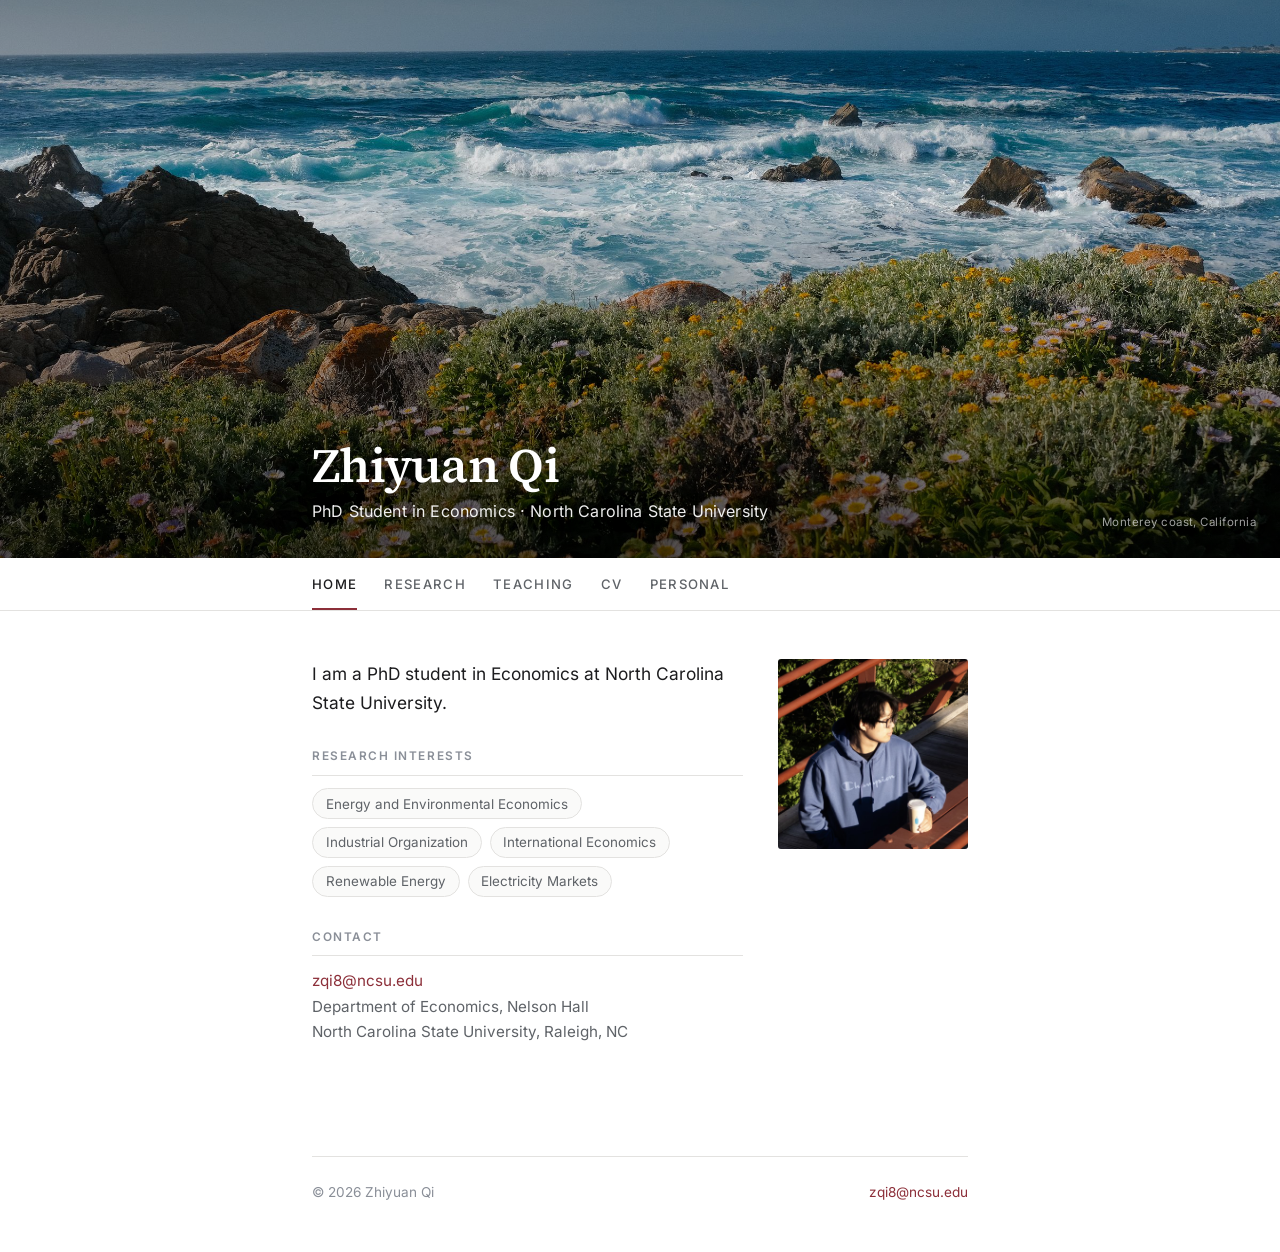
<file: index.html>
<!DOCTYPE html>
<html lang="en">
<head>
<meta charset="utf-8">
<meta name="viewport" content="width=device-width, initial-scale=1">
<title>Zhiyuan Qi</title>
<meta name="description" content="Zhiyuan Qi — PhD student in Economics at North Carolina State University. Energy and environmental economics, industrial organization, international economics.">
<link rel="stylesheet" href="assets/css/style.css">
<link rel="icon" href="data:image/svg+xml,<svg xmlns='http://www.w3.org/2000/svg' viewBox='0 0 100 100'><text y='.9em' font-size='90' font-family='Georgia,serif'>Q</text></svg>">
</head>
<body>

<!-- ============================================================
     HERO 大图：assets/img/hero.jpg（photo/background 里那张）
     所有页面顶部都用这一张。换照片：用新照片覆盖 assets/img/hero.jpg
     （横构图，宽 2000 像素左右）。取景偏上 / 偏下在 style.css 里改 --hero-y。
     想多张轮播：在下面多加几行 <img>，会每 7 秒自动淡入淡出。
     ============================================================ -->
<header class="hero">
  <div class="hero-media" id="heroMedia">
    <img src="assets/img/hero.jpg" alt="">
  </div>

  <div class="hero-inner wrap">
    <h1 class="site-title">Zhiyuan Qi</h1>
    <p class="site-subtitle">PhD Student in Economics &middot; North Carolina State University</p>
  </div>

  <!-- 右下角：照片拍摄地点 -->
  <p class="hero-credit">Monterey coast, California</p>
</header>

<nav class="navbar">
  <div class="wrap">
    <ul class="nav">
      <li><a href="index.html" class="active">Home</a></li>
      <li><a href="research.html">Research</a></li>
      <li><a href="teaching.html">Teaching</a></li>
      <li><a href="cv.html">CV</a></li>
      <li><a href="personal.html">Personal</a></li>
    </ul>
  </div>
</nav>

<main class="wrap">

  <section class="intro">
    <div class="intro-text">
      <!-- ▼ 首页只放三样：在哪里、研究方向、怎么联系 ▼ -->
      <p class="lead">I am a PhD student in Economics at North Carolina State University.</p>

      <h2 class="label">Research Interests</h2>
      <!-- 加一个方向就复制一行 <li>，删一个就删掉那一行 -->
      <ul class="keywords">
        <li>Energy and Environmental Economics</li>
        <li>Industrial Organization</li>
        <li>International Economics</li>
        <li>Renewable Energy</li>
        <li>Electricity Markets</li>
      </ul>

      <h2 class="label">Contact</h2>
      <p class="contact">
        <a href="mailto:zqi8@ncsu.edu">zqi8@ncsu.edu</a><br>
        Department of Economics, Nelson Hall<br>
        North Carolina State University, Raleigh, NC
      </p>
      <!-- ▲ 首页内容结束 ▲ -->
    </div>

    <!-- 头像：assets/img/portrait.jpg（正方形最好） -->
    <div class="portrait">
      <img src="assets/img/portrait.jpg" alt="Zhiyuan Qi">
    </div>
  </section>

</main>

<footer class="site-footer wrap">
  <span>&copy; 2026 Zhiyuan Qi</span>
  <span><a href="mailto:zqi8@ncsu.edu">zqi8@ncsu.edu</a></span>
</footer>

<script>
/* Hero 轮播：有两张以上照片时每 7 秒淡入下一张；只有一张时不启用。 */
(function () {
  var box = document.getElementById('heroMedia');
  if (!box) return;
  var shots = box.querySelectorAll('img');
  if (shots.length < 2) return;
  /* 系统开了"减弱动态效果"就不轮播，只显示第一张 */
  if (window.matchMedia &&
      window.matchMedia('(prefers-reduced-motion: reduce)').matches) return;

  box.classList.add('js-ready');
  var i = 0;
  shots[0].classList.add('is-active');

  setInterval(function () {
    shots[i].classList.remove('is-active');
    i = (i + 1) % shots.length;
    shots[i].classList.add('is-active');
  }, 7000);
})();
</script>

</body>
</html>
</file>
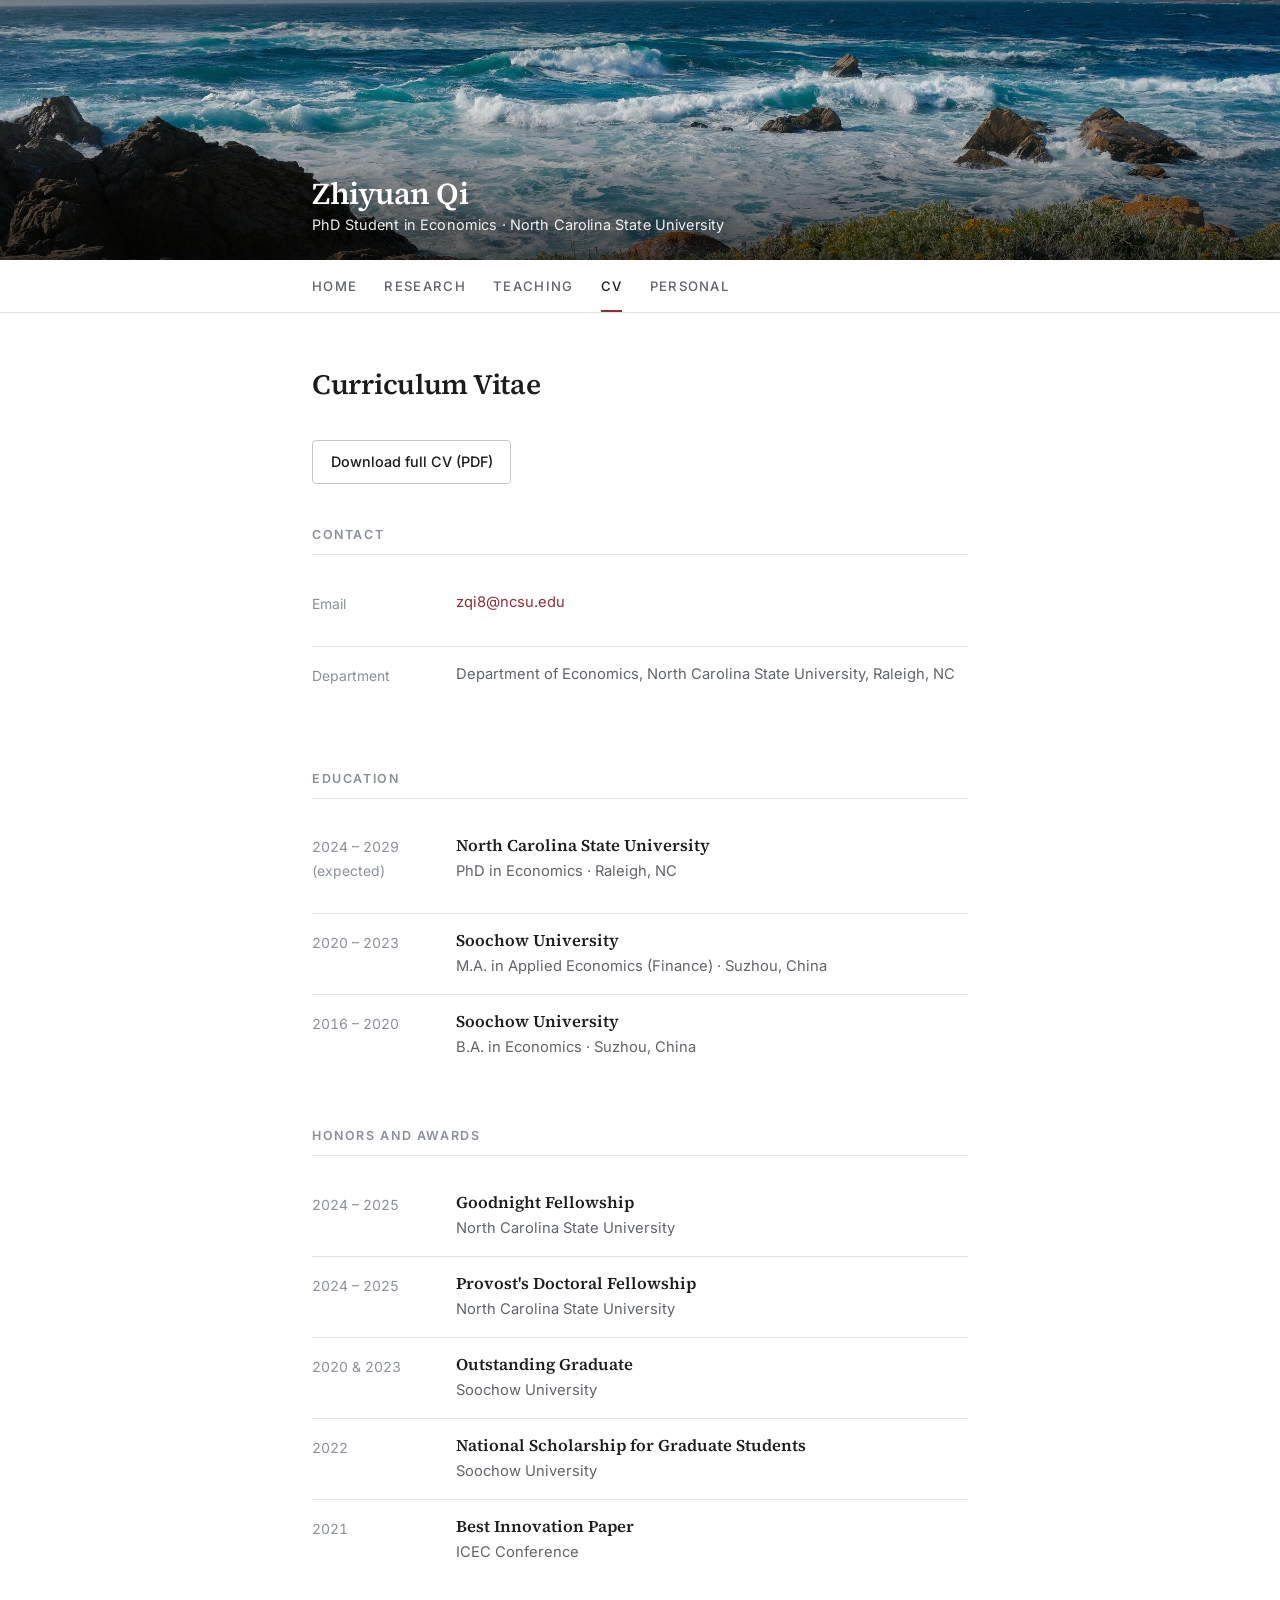
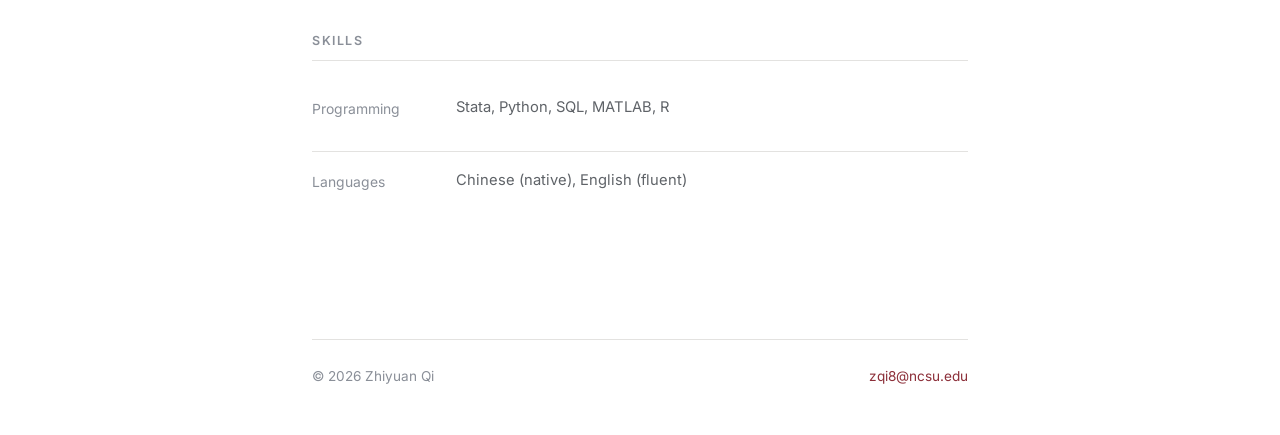
<file: cv.html>
<!DOCTYPE html>
<html lang="en">
<head>
<meta charset="utf-8">
<meta name="viewport" content="width=device-width, initial-scale=1">
<title>CV &middot; Zhiyuan Qi</title>
<meta name="description" content="Curriculum vitae of Zhiyuan Qi — PhD student in Economics, North Carolina State University.">
<link rel="stylesheet" href="assets/css/style.css">
<link rel="icon" href="data:image/svg+xml,<svg xmlns='http://www.w3.org/2000/svg' viewBox='0 0 100 100'><text y='.9em' font-size='90' font-family='Georgia,serif'>Q</text></svg>">
</head>
<body>

<header class="hero hero--slim">
  <div class="hero-media">
    <img src="assets/img/hero.jpg" alt="">
  </div>
  <div class="hero-inner wrap">
    <h1 class="site-title"><a href="index.html">Zhiyuan Qi</a></h1>
    <p class="site-subtitle">PhD Student in Economics &middot; North Carolina State University</p>
  </div>
</header>

<nav class="navbar">
  <div class="wrap">
    <ul class="nav">
      <li><a href="index.html">Home</a></li>
      <li><a href="research.html">Research</a></li>
      <li><a href="teaching.html">Teaching</a></li>
      <li><a href="cv.html" class="active">CV</a></li>
      <li><a href="personal.html">Personal</a></li>
    </ul>
  </div>
</nav>

<main class="wrap">
  <h1 class="page-title">Curriculum Vitae</h1>

  <!-- ▼ 更新 CV：把新的 PDF 覆盖 files/Zhiyuan_Qi_CV.pdf 就行，链接不用动 ▼ -->
  <p style="margin-bottom:2.6rem">
    <a class="btn" href="files/Zhiyuan_Qi_CV.pdf" target="_blank" rel="noopener">
      Download full CV (PDF)
    </a>
  </p>

  <section class="section">
    <h2>Contact</h2>
    <div class="entry">
      <p class="when">Email</p>
      <div class="what"><p class="sub"><a href="mailto:zqi8@ncsu.edu">zqi8@ncsu.edu</a></p></div>
    </div>
    <div class="entry">
      <p class="when">Department</p>
      <div class="what"><p class="sub">Department of Economics, North Carolina State University, Raleigh, NC</p></div>
    </div>
  </section>

  <section class="section">
    <h2>Education</h2>

    <div class="entry">
      <p class="when">2024 &ndash; 2029<br>(expected)</p>
      <div class="what">
        <h3>North Carolina State University</h3>
        <p class="sub">PhD in Economics &middot; Raleigh, NC</p>
      </div>
    </div>

    <div class="entry">
      <p class="when">2020 &ndash; 2023</p>
      <div class="what">
        <h3>Soochow University</h3>
        <p class="sub">M.A. in Applied Economics (Finance) &middot; Suzhou, China</p>
      </div>
    </div>

    <div class="entry">
      <p class="when">2016 &ndash; 2020</p>
      <div class="what">
        <h3>Soochow University</h3>
        <p class="sub">B.A. in Economics &middot; Suzhou, China</p>
      </div>
    </div>
  </section>

  <!-- 荣誉和奖：加一个就复制一整段 <div class="entry">…</div> -->
  <section class="section">
    <h2>Honors and Awards</h2>

    <div class="entry">
      <p class="when">2024 &ndash; 2025</p>
      <div class="what">
        <h3>Goodnight Fellowship</h3>
        <p class="sub">North Carolina State University</p>
      </div>
    </div>
    <div class="entry">
      <p class="when">2024 &ndash; 2025</p>
      <div class="what">
        <h3>Provost's Doctoral Fellowship</h3>
        <p class="sub">North Carolina State University</p>
      </div>
    </div>
    <div class="entry">
      <p class="when">2020 &amp; 2023</p>
      <div class="what">
        <h3>Outstanding Graduate</h3>
        <p class="sub">Soochow University</p>
      </div>
    </div>
    <div class="entry">
      <p class="when">2022</p>
      <div class="what">
        <h3>National Scholarship for Graduate Students</h3>
        <p class="sub">Soochow University</p>
      </div>
    </div>
    <div class="entry">
      <p class="when">2021</p>
      <div class="what">
        <h3>Best Innovation Paper</h3>
        <p class="sub">ICEC Conference</p>
      </div>
    </div>
  </section>

  <section class="section">
    <h2>Skills</h2>
    <div class="entry">
      <p class="when">Programming</p>
      <div class="what"><p class="sub">Stata, Python, SQL, MATLAB, R</p></div>
    </div>
    <div class="entry">
      <p class="when">Languages</p>
      <div class="what"><p class="sub">Chinese (native), English (fluent)</p></div>
    </div>
  </section>

</main>

<footer class="site-footer wrap">
  <span>&copy; 2026 Zhiyuan Qi</span>
  <span><a href="mailto:zqi8@ncsu.edu">zqi8@ncsu.edu</a></span>
</footer>

</body>
</html>
</file>
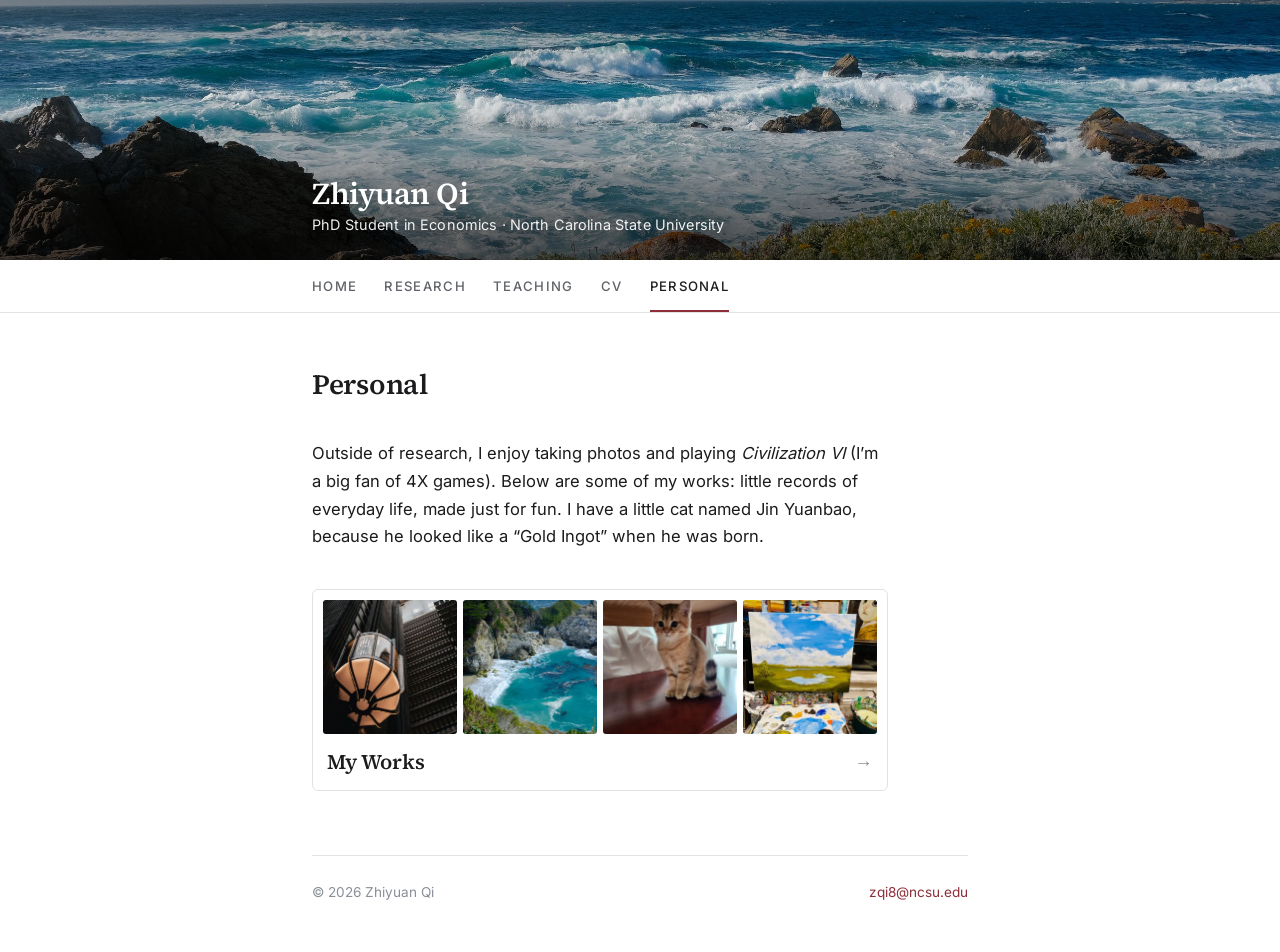
<file: personal.html>
<!DOCTYPE html>
<html lang="en">
<head>
<meta charset="utf-8">
<meta name="viewport" content="width=device-width, initial-scale=1">
<title>Personal &middot; Zhiyuan Qi</title>
<meta name="description" content="Zhiyuan Qi — life outside research: photography, Civilization VI, and a cat named Jin Yuanbao.">
<link rel="stylesheet" href="assets/css/style.css">
<link rel="icon" href="data:image/svg+xml,<svg xmlns='http://www.w3.org/2000/svg' viewBox='0 0 100 100'><text y='.9em' font-size='90' font-family='Georgia,serif'>Q</text></svg>">
</head>
<body>

<header class="hero hero--slim">
  <div class="hero-media">
    <img src="assets/img/hero.jpg" alt="">
  </div>
  <div class="hero-inner wrap">
    <h1 class="site-title"><a href="index.html">Zhiyuan Qi</a></h1>
    <p class="site-subtitle">PhD Student in Economics &middot; North Carolina State University</p>
  </div>
</header>

<nav class="navbar">
  <div class="wrap">
    <ul class="nav">
      <li><a href="index.html">Home</a></li>
      <li><a href="research.html">Research</a></li>
      <li><a href="teaching.html">Teaching</a></li>
      <li><a href="cv.html">CV</a></li>
      <li><a href="personal.html" class="active">Personal</a></li>
    </ul>
  </div>
</nav>

<main class="wrap">
  <h1 class="page-title">Personal</h1>

  <!-- ▼ 介绍文字，随便改 ▼ -->
  <p class="personal-intro">
    Outside of research, I enjoy taking photos and playing <i>Civilization&nbsp;VI</i>
    (I&rsquo;m a big fan of 4X games). Below are some of my works: little records of
    everyday life, made just for fun. I have a little cat named Jin Yuanbao,
    because he looked like a &ldquo;Gold Ingot&rdquo; when he was born.
  </p>
  <!-- ▲ 介绍结束 ▲ -->

  <!-- ▼ "My Works" 入口：点进去是 works.html，按地点分的相册（画在最后）。
       卡片上的 4 张小图只是预览，想换就改下面 4 个 src ▼ -->
  <a class="works-card" href="works.html">
    <span class="works-strip">
      <img src="assets/photos/atlanta/06.jpg" alt="" loading="lazy">
      <img src="assets/photos/california/10.jpg" alt="" loading="lazy" style="object-position: 30% center">
      <img src="assets/photos/my-cat/01.jpg" alt="" loading="lazy" style="object-position: center 35%">
      <img src="assets/photos/paintings/02.jpg" alt="" loading="lazy" style="object-position: center 20%">
    </span>
    <span class="works-label">
      <span class="works-title">My Works</span>
      <span class="works-arrow" aria-hidden="true">&rarr;</span>
    </span>
  </a>
  <!-- ▲ 入口结束 ▲ -->

</main>

<footer class="site-footer wrap">
  <span>&copy; 2026 Zhiyuan Qi</span>
  <span><a href="mailto:zqi8@ncsu.edu">zqi8@ncsu.edu</a></span>
</footer>

</body>
</html>
</file>
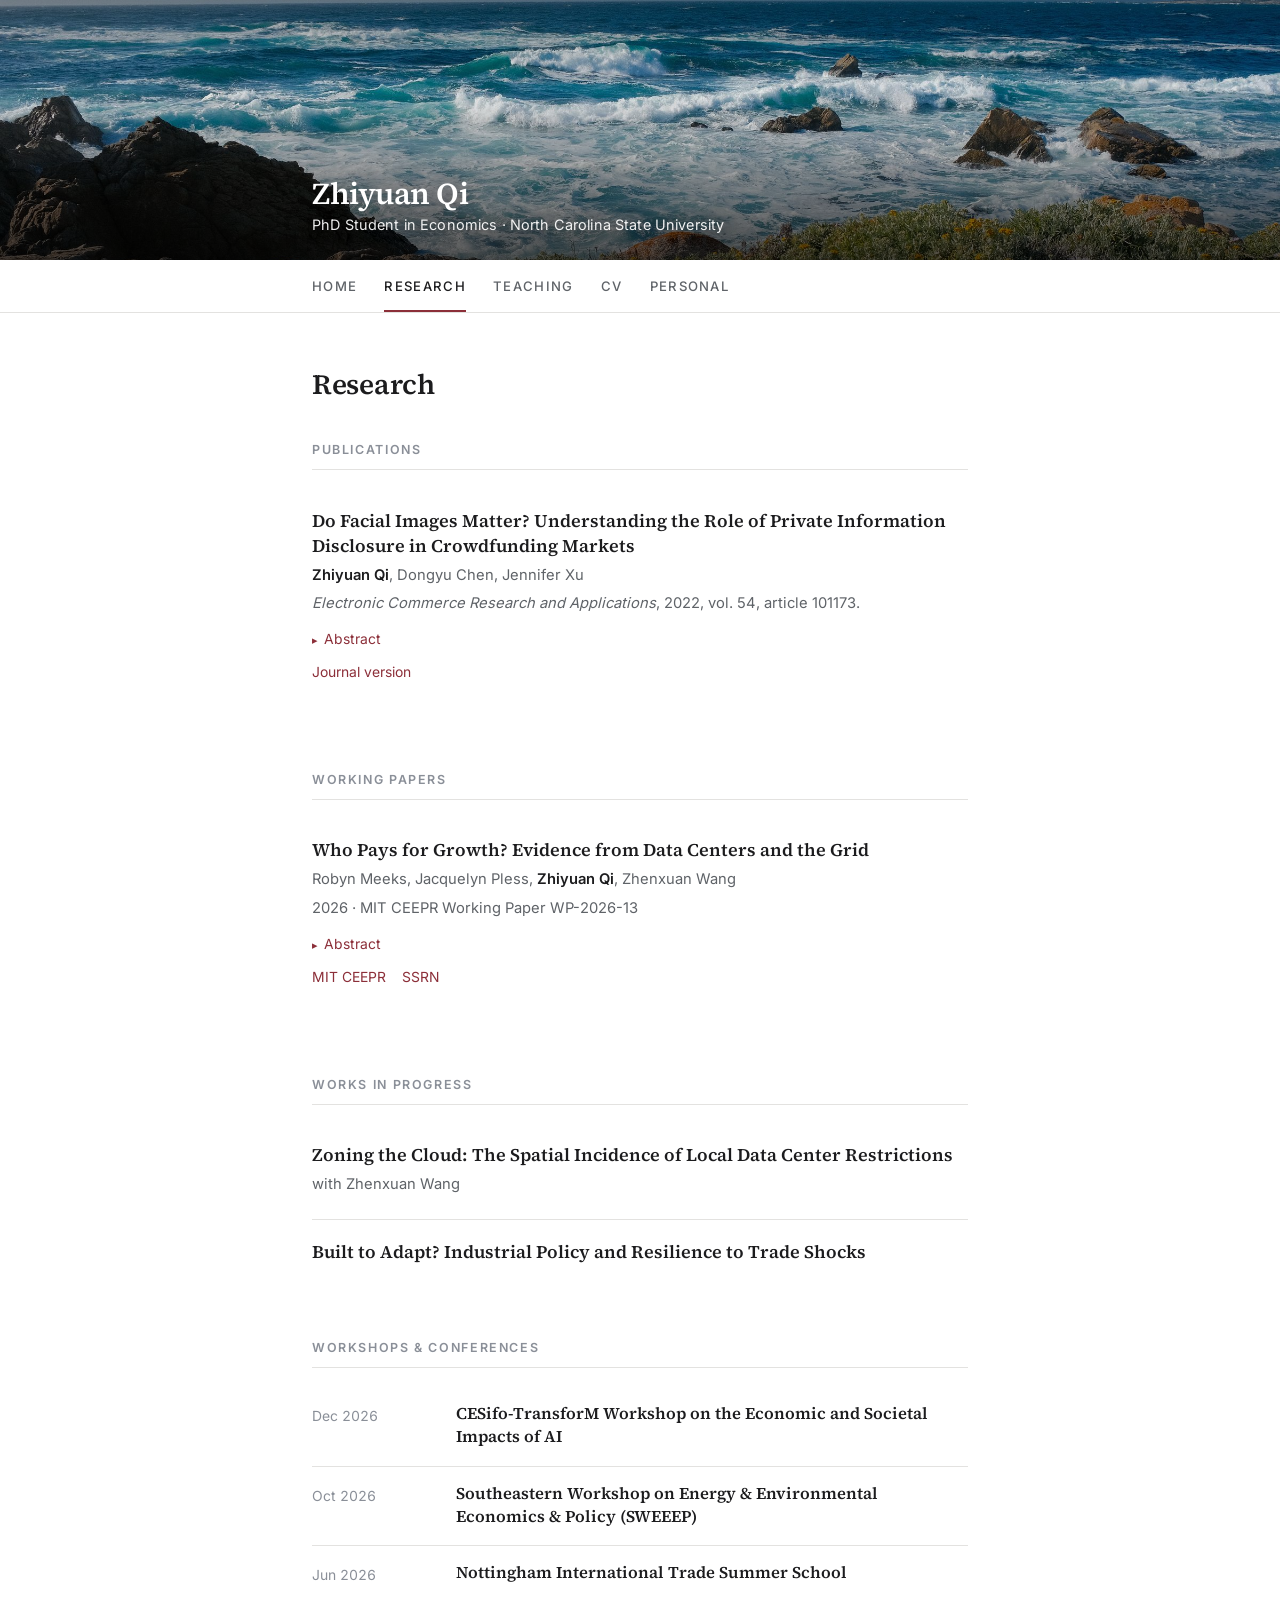
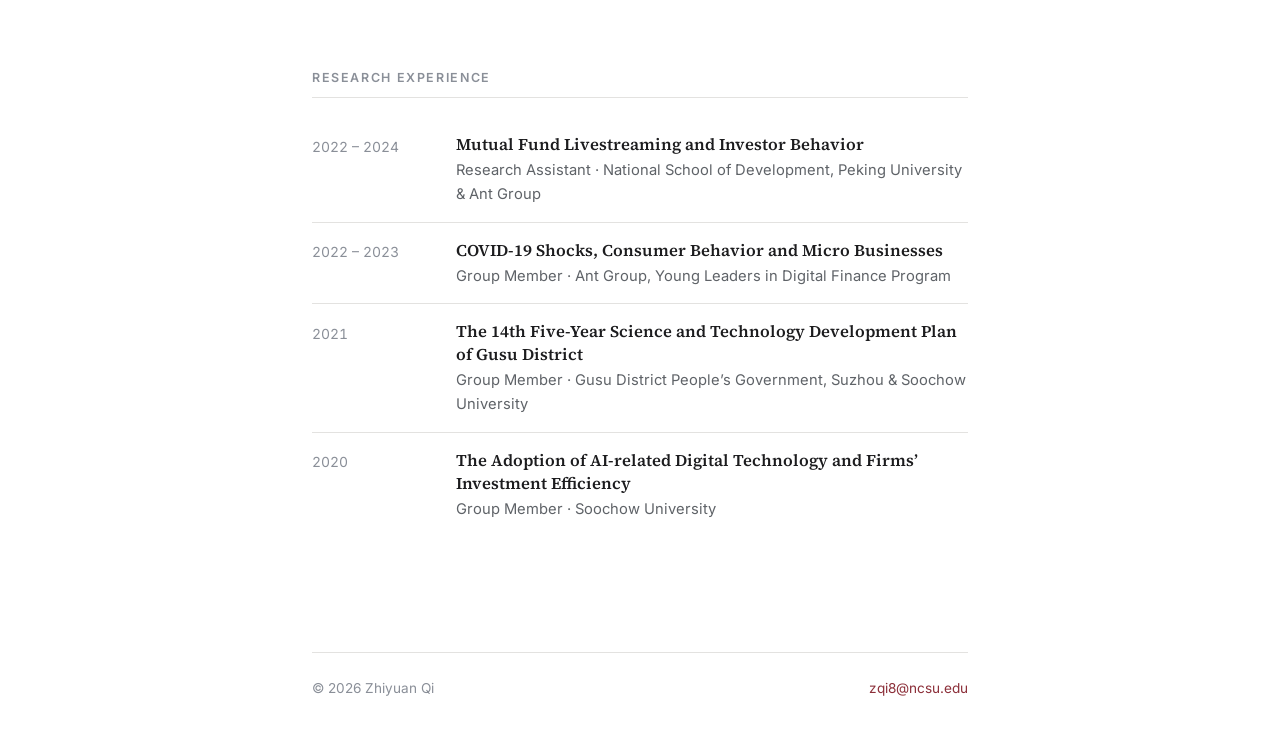
<file: research.html>
<!DOCTYPE html>
<html lang="en">
<head>
<meta charset="utf-8">
<meta name="viewport" content="width=device-width, initial-scale=1">
<title>Research &middot; Zhiyuan Qi</title>
<meta name="description" content="Research by Zhiyuan Qi — energy and environmental economics, industrial organization, international economics.">
<link rel="stylesheet" href="assets/css/style.css">
<link rel="icon" href="data:image/svg+xml,<svg xmlns='http://www.w3.org/2000/svg' viewBox='0 0 100 100'><text y='.9em' font-size='90' font-family='Georgia,serif'>Q</text></svg>">
</head>
<body>

<header class="hero hero--slim">
  <div class="hero-media">
    <img src="assets/img/hero.jpg" alt="">
  </div>
  <div class="hero-inner wrap">
    <h1 class="site-title"><a href="index.html">Zhiyuan Qi</a></h1>
    <p class="site-subtitle">PhD Student in Economics &middot; North Carolina State University</p>
  </div>
</header>

<nav class="navbar">
  <div class="wrap">
    <ul class="nav">
      <li><a href="index.html">Home</a></li>
      <li><a href="research.html" class="active">Research</a></li>
      <li><a href="teaching.html">Teaching</a></li>
      <li><a href="cv.html">CV</a></li>
      <li><a href="personal.html">Personal</a></li>
    </ul>
  </div>
</nav>

<main class="wrap">
  <h1 class="page-title">Research</h1>

  <!-- ============================================================
       PUBLICATIONS
       加一篇论文 = 复制一整个 <div class="paper">…</div> 粘贴。
       ============================================================ -->
  <section class="section">
    <h2>Publications</h2>

    <div class="paper">
      <h3>Do Facial Images Matter? Understanding the Role of Private Information
        Disclosure in Crowdfunding Markets</h3>
      <p class="authors"><span class="me">Zhiyuan Qi</span>, Dongyu Chen, Jennifer Xu</p>
      <p class="venue"><em>Electronic Commerce Research and Applications</em>, 2022,
        vol. 54, article 101173.</p>

      <details class="abstract">
        <summary>Abstract</summary>
        <div class="abstract-body">
          <p>The advancement of the crowdfunding market blurs the boundary of individuals' private and public spheres, but how privacy concerns affect an individual's revealing of private information and how others judge such information revealing is still under limited study. The rapid growth of the debt-based crowdfunding market has provided us with a precious opportunity to examine this problem. Using data collected from debt-based crowdfunding platforms, we find that borrowers of lower socioeconomic status are more likely to disclose their facial image, and those revealing the facial image in their profiles are less likely to default. Voluntary disclosure of private information leads to a lower funding probability in the Chinese debt-based crowdfunding market, while in the US market, we obtain different results. Our results extend the literature on information disclosure by discovering the adverse effect of information revealing on trust-building, suggesting that special caution should be paid when designing information disclosure mechanisms in crowdfunding platforms.</p>
          <!-- ▲ 摘要结束 ▲ -->
        </div>
      </details>

      <p class="paper-links">
        <a href="https://doi.org/10.1016/j.elerap.2022.101173" target="_blank" rel="noopener">Journal version</a>
        <!-- 想加 PDF 就把文件放进 files/，然后取消下一行注释
        <a href="files/facial-images-crowdfunding.pdf">PDF</a>
        -->
      </p>
    </div>
  </section>

  <!-- ============================================================
       WORKING PAPERS
       论文链接放在摘要下面那一行（MIT CEEPR、SSRN）。
       ============================================================ -->
  <section class="section">
    <h2>Working Papers</h2>

    <div class="paper">
      <h3>Who Pays for Growth? Evidence from Data Centers and the Grid</h3>
      <p class="authors">Robyn Meeks, Jacquelyn Pless, <span class="me">Zhiyuan Qi</span>, Zhenxuan Wang</p>
      <p class="venue">2026 &middot; MIT CEEPR Working Paper WP-2026-13</p>

      <details class="abstract">
        <summary>Abstract</summary>
        <div class="abstract-body">
          <p>Artificial intelligence is driving rapid growth in electricity demand through the
            expansion of data centers. Meeting this demand requires complementary infrastructure
            investment, but who pays for that investment depends on the institutions that finance,
            regulate, and allocate its costs. We study this question by linking facility-level data
            on data center entry to utility-level data on retail electricity prices, infrastructure
            investment, operational outcomes, and regulatory rate case proceedings across the United
            States. Data center entry between 2010 and 2024 increases average retail electricity
            prices by 2.7%, with effects of 2.1% for residential customers, 2.8% for commercial
            customers, and 4.2% for industrial customers. These effects are concentrated among
            investor-owned utilities, where average retail prices rise by 5.6%, while effects are
            much smaller among publicly-owned utilities and absent among cooperatives. Price
            increases are also larger in states with deregulated electricity generation. To explain
            these patterns, we examine utility investment, operations, and rate case outcomes. Data
            center entry induces real infrastructure and operational responses, including
            construction work in progress, generation investment, transmission spending, and larger
            authorized rate bases. But pass-through depends on regulatory environment: vertically
            integrated utilities in regulated states appear to absorb load growth partly through
            improved utilization, while utilities in deregulated states exhibit more active cost
            recovery and greater exposure to system constraints. The results show that the
            incidence of infrastructure-intensive technological change depends not only on the
            technology itself, but also on the institutions governing complementary infrastructure
            investment and cost recovery.</p>
        </div>
      </details>

      <p class="paper-links">
        <a href="https://ceepr.mit.edu/workingpaper/who-pays-for-growth-evidence-from-datacenters-and-the-grid/" target="_blank" rel="noopener">MIT CEEPR</a>
        <a href="https://papers.ssrn.com/sol3/papers.cfm?abstract_id=6967558" target="_blank" rel="noopener">SSRN</a>
      </p>
    </div>
  </section>

  <!-- ============================================================
       WORKS IN PROGRESS
       有合作者就写一行 <p class="authors">with …</p>；独立完成的不用写。
       ============================================================ -->
  <section class="section">
    <h2>Works in Progress</h2>

    <div class="paper">
      <h3>Zoning the Cloud: The Spatial Incidence of Local Data Center Restrictions</h3>
      <p class="authors">with Zhenxuan Wang</p>
    </div>

    <div class="paper">
      <h3>Built to Adapt? Industrial Policy and Resilience to Trade Shocks</h3>
    </div>
  </section>

  <!-- ============================================================
       WORKSHOPS & CONFERENCES
       每条 = 时间 + 会议名称，新的放最上面。
       想写地点或身份（报告 / 讨论人 / 参会），在 <h3> 下面加一行：
       <p class="sub">地点 &middot; 身份</p>
       ============================================================ -->
  <section class="section">
    <h2>Workshops &amp; Conferences</h2>

    <div class="entry">
      <p class="when">Dec 2026</p>
      <div class="what">
        <h3>CESifo-TransforM Workshop on the Economic and Societal Impacts of AI</h3>
      </div>
    </div>

    <div class="entry">
      <p class="when">Oct 2026</p>
      <div class="what">
        <h3>Southeastern Workshop on Energy &amp; Environmental Economics &amp; Policy (SWEEEP)</h3>
      </div>
    </div>

    <div class="entry">
      <p class="when">Jun 2026</p>
      <div class="what">
        <h3>Nottingham International Trade Summer School</h3>
      </div>
    </div>
  </section>

  <!-- ============================================================
       RESEARCH EXPERIENCE
       每条 = 年份 + 项目名称 + 身份和机构。
       加一条就复制一整段 <div class="entry">…</div>。
       ============================================================ -->
  <section class="section">
    <h2>Research Experience</h2>

    <div class="entry">
      <p class="when">2022 &ndash; 2024</p>
      <div class="what">
        <h3>Mutual Fund Livestreaming and Investor Behavior</h3>
        <p class="sub">Research Assistant &middot; National School of Development, Peking University &amp; Ant Group</p>
      </div>
    </div>

    <div class="entry">
      <p class="when">2022 &ndash; 2023</p>
      <div class="what">
        <h3>COVID-19 Shocks, Consumer Behavior and Micro Businesses</h3>
        <p class="sub">Group Member &middot; Ant Group, Young Leaders in Digital Finance Program</p>
      </div>
    </div>

    <div class="entry">
      <p class="when">2021</p>
      <div class="what">
        <h3>The 14th Five-Year Science and Technology Development Plan of Gusu District</h3>
        <p class="sub">Group Member &middot; Gusu District People&rsquo;s Government, Suzhou &amp; Soochow University</p>
      </div>
    </div>

    <div class="entry">
      <p class="when">2020</p>
      <div class="what">
        <h3>The Adoption of AI-related Digital Technology and Firms&rsquo; Investment Efficiency</h3>
        <p class="sub">Group Member &middot; Soochow University</p>
      </div>
    </div>
  </section>

</main>

<footer class="site-footer wrap">
  <span>&copy; 2026 Zhiyuan Qi</span>
  <span><a href="mailto:zqi8@ncsu.edu">zqi8@ncsu.edu</a></span>
</footer>

</body>
</html>
</file>
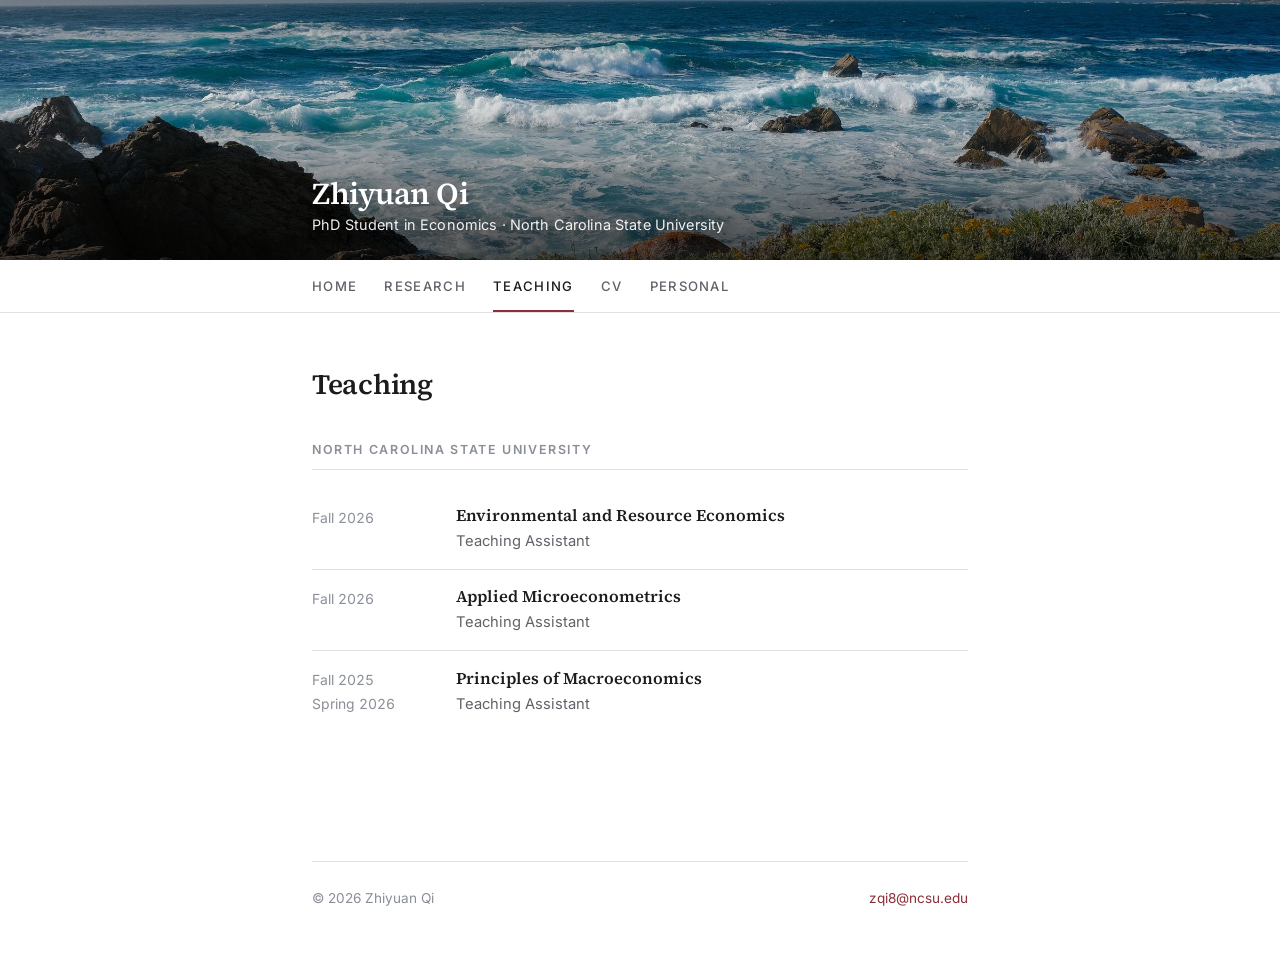
<file: teaching.html>
<!DOCTYPE html>
<html lang="en">
<head>
<meta charset="utf-8">
<meta name="viewport" content="width=device-width, initial-scale=1">
<title>Teaching &middot; Zhiyuan Qi</title>
<meta name="description" content="Teaching by Zhiyuan Qi at North Carolina State University.">
<link rel="stylesheet" href="assets/css/style.css">
<link rel="icon" href="data:image/svg+xml,<svg xmlns='http://www.w3.org/2000/svg' viewBox='0 0 100 100'><text y='.9em' font-size='90' font-family='Georgia,serif'>Q</text></svg>">
</head>
<body>

<header class="hero hero--slim">
  <div class="hero-media">
    <img src="assets/img/hero.jpg" alt="">
  </div>
  <div class="hero-inner wrap">
    <h1 class="site-title"><a href="index.html">Zhiyuan Qi</a></h1>
    <p class="site-subtitle">PhD Student in Economics &middot; North Carolina State University</p>
  </div>
</header>

<nav class="navbar">
  <div class="wrap">
    <ul class="nav">
      <li><a href="index.html">Home</a></li>
      <li><a href="research.html">Research</a></li>
      <li><a href="teaching.html" class="active">Teaching</a></li>
      <li><a href="cv.html">CV</a></li>
      <li><a href="personal.html">Personal</a></li>
    </ul>
  </div>
</nav>

<main class="wrap">
  <h1 class="page-title">Teaching</h1>

  <section class="section">
    <h2>North Carolina State University</h2>

    <!-- 加一门课 = 复制一整个 <div class="entry">…</div>，新的放最上面 -->
    <div class="entry">
      <p class="when">Fall 2026</p>
      <div class="what">
        <h3>Environmental and Resource Economics</h3>
        <p class="sub">Teaching Assistant</p>
      </div>
    </div>

    <div class="entry">
      <p class="when">Fall 2026</p>
      <div class="what">
        <h3>Applied Microeconometrics</h3>
        <p class="sub">Teaching Assistant</p>
      </div>
    </div>

    <div class="entry">
      <p class="when">Fall 2025<br>Spring 2026</p>
      <div class="what">
        <h3>Principles of Macroeconomics</h3>
        <p class="sub">Teaching Assistant</p>
      </div>
    </div>
  </section>

  <!-- 想放教学材料（讲义、习题课 slides），把文件丢进 files/ 文件夹，
       然后把下面这个 section 的 style="display:none" 删掉 -->
  <section class="section" style="display:none">
    <h2>Materials</h2>
    <p class="paper-links">
      <a href="files/ec202-recitation-notes.pdf">Recitation notes (PDF)</a>
    </p>
  </section>

</main>

<footer class="site-footer wrap">
  <span>&copy; 2026 Zhiyuan Qi</span>
  <span><a href="mailto:zqi8@ncsu.edu">zqi8@ncsu.edu</a></span>
</footer>

</body>
</html>
</file>
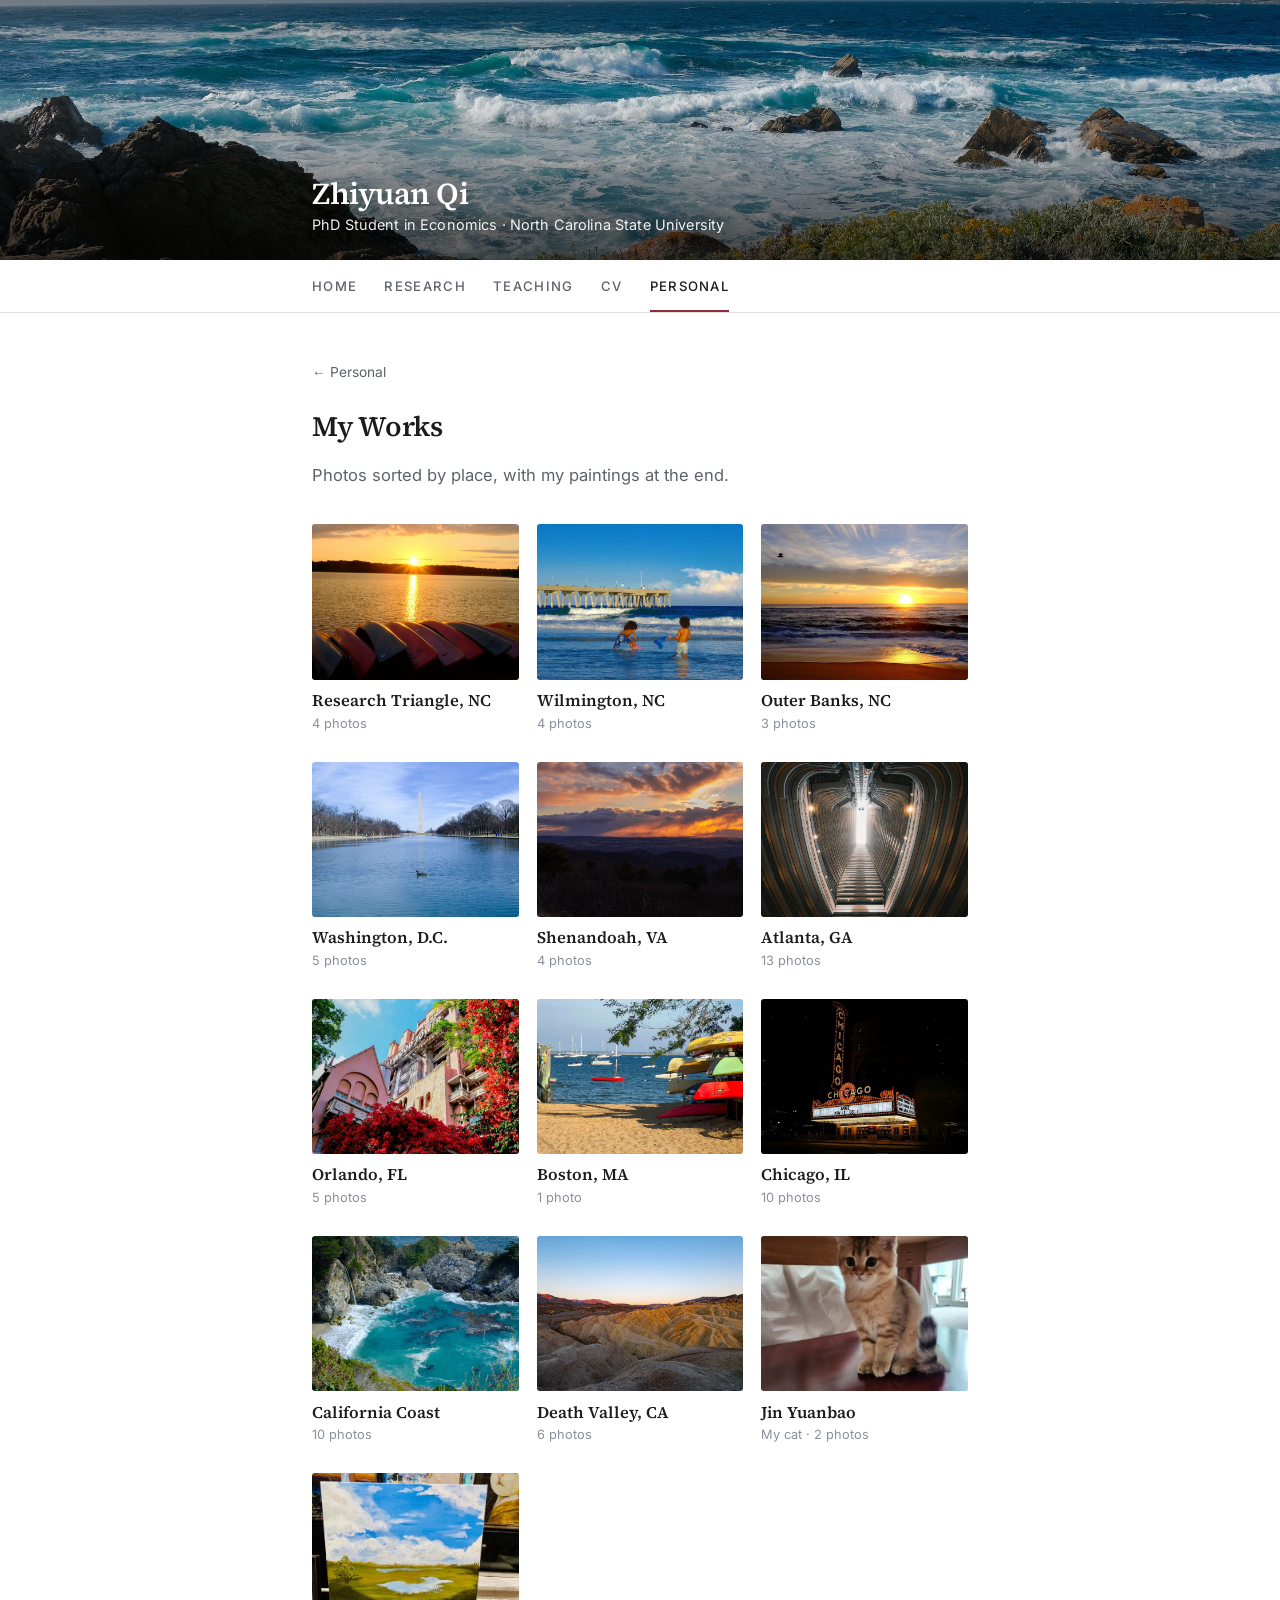
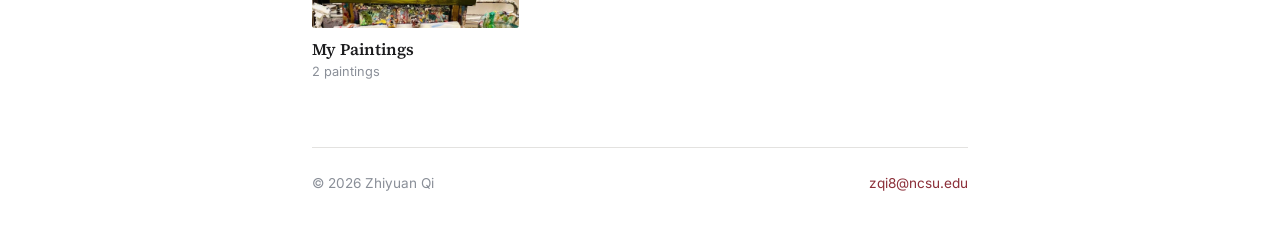
<file: works.html>
<!DOCTYPE html>
<html lang="en">
<head>
<meta charset="utf-8">
<meta name="viewport" content="width=device-width, initial-scale=1">
<title>My Works &middot; Zhiyuan Qi</title>
<meta name="description" content="Photographs by Zhiyuan Qi, sorted by place, and a few of his paintings.">
<link rel="stylesheet" href="assets/css/style.css">
<link rel="icon" href="data:image/svg+xml,<svg xmlns='http://www.w3.org/2000/svg' viewBox='0 0 100 100'><text y='.9em' font-size='90' font-family='Georgia,serif'>Q</text></svg>">
<script>
  /* 先把相册收起来，等 gallery.js 生成目录；万一 4 秒内没加载成功，就全部展开显示 */
  document.documentElement.className += ' js';
  setTimeout(function () {
    if (!window.galleryReady) document.documentElement.className =
      document.documentElement.className.replace(/(^|\s)js(?!\S)/, '');
  }, 4000);
</script>
</head>
<body>

<header class="hero hero--slim">
  <div class="hero-media">
    <img src="assets/img/hero.jpg" alt="">
  </div>
  <div class="hero-inner wrap">
    <h1 class="site-title"><a href="index.html">Zhiyuan Qi</a></h1>
    <p class="site-subtitle">PhD Student in Economics &middot; North Carolina State University</p>
  </div>
</header>

<nav class="navbar">
  <div class="wrap">
    <ul class="nav">
      <li><a href="index.html">Home</a></li>
      <li><a href="research.html">Research</a></li>
      <li><a href="teaching.html">Teaching</a></li>
      <li><a href="cv.html">CV</a></li>
      <li><a href="personal.html" class="active">Personal</a></li>
    </ul>
  </div>
</nav>

<main class="wrap">

  <div id="works-intro">
    <p class="crumb"><a href="personal.html">&larr; Personal</a></p>
    <h1 class="page-title">My Works</h1>
    <p class="works-lede">Photos sorted by place, with my paintings at the end.</p>
  </div>

  <!-- 相册目录：gallery.js 会按下面各个 <section> 自动生成封面卡片，这里留空 -->
  <div class="album-index" id="album-index"></div>

  <!-- ============================================================
       相册：一个地点 = 一个 <section class="album">…</section>
       · 页面上的顺序 = 这里的先后顺序（整段剪切粘贴就能调换）
       · 改地点名：改 <h2 class="album-title"> 里的文字
       · 加照片：照片压小后放进 assets/photos/对应文件夹/，
         再复制一行 <figure>…</figure>，把文件名改掉
         （width / height 可以不写）
       · 加地点：在 assets/photos/ 里建新文件夹（英文小写，比如 kyoto），
         复制一整段 <section>，把 id 和路径都改成新文件夹名
       · 封面：默认用第一张；想换就改 data-cover="…" 那个路径
       · 想给照片加一句说明：在 <img …> 后面加 <figcaption>说明</figcaption>
       ============================================================ -->

  <section class="album" id="research-triangle">
    <h2 class="album-title">Research Triangle, NC</h2>
    <div class="gallery">
      <figure><img src="assets/photos/research-triangle/01.jpg" width="1919" height="1080" alt="" loading="lazy"></figure>
      <figure><img src="assets/photos/research-triangle/02.jpg" width="1919" height="1080" alt="" loading="lazy"></figure>
      <figure><img src="assets/photos/research-triangle/03.jpg" width="1919" height="1080" alt="" loading="lazy"></figure>
      <figure><img src="assets/photos/research-triangle/04.jpg" width="1919" height="1080" alt="" loading="lazy"></figure>
    </div>
  </section>

  <section class="album" id="wilmington" data-cover="assets/photos/wilmington/03.jpg">
    <h2 class="album-title">Wilmington, NC</h2>
    <div class="gallery">
      <figure><img src="assets/photos/wilmington/01.jpg" width="1919" height="1080" alt="" loading="lazy"></figure>
      <figure><img src="assets/photos/wilmington/02.jpg" width="1919" height="1080" alt="" loading="lazy"></figure>
      <figure><img src="assets/photos/wilmington/03.jpg" width="1919" height="1080" alt="" loading="lazy"></figure>
      <figure><img src="assets/photos/wilmington/04.jpg" width="1919" height="1080" alt="" loading="lazy"></figure>
    </div>
  </section>

  <section class="album" id="outer-banks" data-cover="assets/photos/outer-banks/02.jpg">
    <h2 class="album-title">Outer Banks, NC</h2>
    <div class="gallery">
      <figure><img src="assets/photos/outer-banks/01.jpg" width="1919" height="1080" alt="" loading="lazy"></figure>
      <figure><img src="assets/photos/outer-banks/02.jpg" width="1919" height="1080" alt="" loading="lazy"></figure>
      <figure><img src="assets/photos/outer-banks/03.jpg" width="1919" height="1080" alt="" loading="lazy"></figure>
    </div>
  </section>

  <section class="album" id="washington-dc" data-cover="assets/photos/washington-dc/04.jpg">
    <h2 class="album-title">Washington, D.C.</h2>
    <div class="gallery">
      <figure><img src="assets/photos/washington-dc/01.jpg" width="1919" height="1080" alt="" loading="lazy"></figure>
      <figure><img src="assets/photos/washington-dc/02.jpg" width="1919" height="1080" alt="" loading="lazy"></figure>
      <figure><img src="assets/photos/washington-dc/03.jpg" width="1920" height="1080" alt="" loading="lazy"></figure>
      <figure><img src="assets/photos/washington-dc/04.jpg" width="1919" height="1080" alt="" loading="lazy"></figure>
      <figure><img src="assets/photos/washington-dc/05.jpg" width="1919" height="1080" alt="" loading="lazy"></figure>
    </div>
  </section>

  <section class="album" id="shenandoah" data-cover="assets/photos/shenandoah/03.jpg">
    <h2 class="album-title">Shenandoah, VA</h2>
    <div class="gallery">
      <figure><img src="assets/photos/shenandoah/01.jpg" width="1920" height="1078" alt="" loading="lazy"></figure>
      <figure><img src="assets/photos/shenandoah/02.jpg" width="1920" height="1078" alt="" loading="lazy"></figure>
      <figure><img src="assets/photos/shenandoah/03.jpg" width="1920" height="1078" alt="" loading="lazy"></figure>
      <figure><img src="assets/photos/shenandoah/04.jpg" width="1920" height="1078" alt="" loading="lazy"></figure>
    </div>
  </section>

  <section class="album" id="atlanta" data-cover="assets/photos/atlanta/02.jpg">
    <h2 class="album-title">Atlanta, GA</h2>
    <div class="gallery">
      <figure><img src="assets/photos/atlanta/01.jpg" width="1919" height="1080" alt="" loading="lazy"></figure>
      <figure><img src="assets/photos/atlanta/02.jpg" width="1919" height="1080" alt="" loading="lazy"></figure>
      <figure><img src="assets/photos/atlanta/03.jpg" width="1919" height="1080" alt="" loading="lazy"></figure>
      <figure><img src="assets/photos/atlanta/04.jpg" width="1080" height="1919" alt="" loading="lazy"></figure>
      <figure><img src="assets/photos/atlanta/05.jpg" width="1919" height="1080" alt="" loading="lazy"></figure>
      <figure><img src="assets/photos/atlanta/06.jpg" width="1080" height="1919" alt="" loading="lazy"></figure>
      <figure><img src="assets/photos/atlanta/07.jpg" width="1919" height="1080" alt="" loading="lazy"></figure>
      <figure><img src="assets/photos/atlanta/08.jpg" width="1919" height="1080" alt="" loading="lazy"></figure>
      <figure><img src="assets/photos/atlanta/09.jpg" width="1919" height="1080" alt="" loading="lazy"></figure>
      <figure><img src="assets/photos/atlanta/10.jpg" width="1919" height="1080" alt="" loading="lazy"></figure>
      <figure><img src="assets/photos/atlanta/11.jpg" width="1919" height="1080" alt="" loading="lazy"></figure>
      <figure><img src="assets/photos/atlanta/12.jpg" width="1919" height="1080" alt="" loading="lazy"></figure>
      <figure><img src="assets/photos/atlanta/13.jpg" width="1919" height="1080" alt="" loading="lazy"></figure>
    </div>
  </section>

  <section class="album" id="orlando" data-cover="assets/photos/orlando/05.jpg">
    <h2 class="album-title">Orlando, FL</h2>
    <div class="gallery">
      <figure><img src="assets/photos/orlando/01.jpg" width="1920" height="1081" alt="" loading="lazy"></figure>
      <figure><img src="assets/photos/orlando/02.jpg" width="1920" height="1080" alt="" loading="lazy"></figure>
      <figure><img src="assets/photos/orlando/03.jpg" width="1920" height="1080" alt="" loading="lazy"></figure>
      <figure><img src="assets/photos/orlando/04.jpg" width="1920" height="1080" alt="" loading="lazy"></figure>
      <figure><img src="assets/photos/orlando/05.jpg" width="1919" height="1080" alt="" loading="lazy"></figure>
    </div>
  </section>

  <section class="album" id="boston">
    <h2 class="album-title">Boston, MA</h2>
    <div class="gallery">
      <figure><img src="assets/photos/boston/01.jpg" width="1920" height="1080" alt="" loading="lazy"></figure>
    </div>
  </section>

  <section class="album" id="chicago" data-cover="assets/photos/chicago/07.jpg">
    <h2 class="album-title">Chicago, IL</h2>
    <div class="gallery">
      <figure><img src="assets/photos/chicago/01.jpg" width="1620" height="1080" alt="" loading="lazy"></figure>
      <figure><img src="assets/photos/chicago/02.jpg" width="1620" height="1080" alt="" loading="lazy"></figure>
      <figure><img src="assets/photos/chicago/03.jpg" width="1920" height="1080" alt="" loading="lazy"></figure>
      <figure><img src="assets/photos/chicago/04.jpg" width="1919" height="1080" alt="" loading="lazy"></figure>
      <figure><img src="assets/photos/chicago/05.jpg" width="1920" height="1080" alt="" loading="lazy"></figure>
      <figure><img src="assets/photos/chicago/06.jpg" width="1920" height="1033" alt="" loading="lazy"></figure>
      <figure><img src="assets/photos/chicago/07.jpg" width="1620" height="1080" alt="" loading="lazy"></figure>
      <figure><img src="assets/photos/chicago/08.jpg" width="1920" height="1080" alt="" loading="lazy"></figure>
      <figure><img src="assets/photos/chicago/09.jpg" width="1620" height="1080" alt="" loading="lazy"></figure>
      <figure><img src="assets/photos/chicago/10.jpg" width="1620" height="1080" alt="" loading="lazy"></figure>
    </div>
  </section>

  <section class="album" id="california" data-cover="assets/photos/california/10.jpg">
    <h2 class="album-title">California Coast</h2>
    <div class="gallery">
      <figure><img src="assets/photos/california/01.jpg" width="1920" height="1081" alt="" loading="lazy"></figure>
      <figure><img src="assets/photos/california/02.jpg" width="1920" height="1081" alt="" loading="lazy"></figure>
      <figure><img src="assets/photos/california/03.jpg" width="1920" height="1081" alt="" loading="lazy"></figure>
      <figure><img src="assets/photos/california/04.jpg" width="1920" height="1081" alt="" loading="lazy"></figure>
      <figure><img src="assets/photos/california/05.jpg" width="1920" height="1081" alt="" loading="lazy"></figure>
      <figure><img src="assets/photos/california/06.jpg" width="1920" height="1081" alt="" loading="lazy"></figure>
      <figure><img src="assets/photos/california/07.jpg" width="1920" height="1081" alt="" loading="lazy"></figure>
      <figure><img src="assets/photos/california/08.jpg" width="1920" height="1081" alt="" loading="lazy"></figure>
      <figure><img src="assets/photos/california/09.jpg" width="1920" height="1081" alt="" loading="lazy"></figure>
      <figure><img src="assets/photos/california/10.jpg" width="1920" height="1081" alt="" loading="lazy"></figure>
    </div>
  </section>

  <section class="album" id="death-valley" data-cover="assets/photos/death-valley/05.jpg">
    <h2 class="album-title">Death Valley, CA</h2>
    <div class="gallery">
      <figure><img src="assets/photos/death-valley/01.jpg" width="1920" height="1080" alt="" loading="lazy"></figure>
      <figure><img src="assets/photos/death-valley/02.jpg" width="1920" height="1081" alt="" loading="lazy"></figure>
      <figure><img src="assets/photos/death-valley/03.jpg" width="1920" height="1081" alt="" loading="lazy"></figure>
      <figure><img src="assets/photos/death-valley/04.jpg" width="1920" height="1081" alt="" loading="lazy"></figure>
      <figure><img src="assets/photos/death-valley/05.jpg" width="1920" height="1081" alt="" loading="lazy"></figure>
      <figure><img src="assets/photos/death-valley/06.jpg" width="1920" height="1080" alt="" loading="lazy"></figure>
    </div>
  </section>

  <section class="album" id="my-cat" data-cover-position="center 30%">
    <h2 class="album-title">Jin Yuanbao</h2>
    <p class="album-note">My cat</p>
    <div class="gallery">
      <figure><img src="assets/photos/my-cat/01.jpg" width="1080" height="1440" alt="" loading="lazy"></figure>
      <figure><img src="assets/photos/my-cat/02.jpg" width="1080" height="1440" alt="" loading="lazy"></figure>
    </div>
  </section>

  <section class="album" id="paintings" data-cover="assets/photos/paintings/02.jpg" data-cover-position="center 20%" data-unit="painting">
    <h2 class="album-title">My Paintings</h2>
    <div class="gallery">
      <figure><img src="assets/photos/paintings/01.jpg" width="1080" height="1440" alt="" loading="lazy"></figure>
      <figure><img src="assets/photos/paintings/02.jpg" width="1080" height="1440" alt="" loading="lazy"></figure>
    </div>
  </section>

</main>

<footer class="site-footer wrap">
  <span>&copy; 2026 Zhiyuan Qi</span>
  <span><a href="mailto:zqi8@ncsu.edu">zqi8@ncsu.edu</a></span>
</footer>

<script src="assets/js/gallery.js"></script>

</body>
</html>
</file>
<file: assets/css/style.css>
/* ============================================================
   Zhiyuan Qi — 个人学术主页样式表
   只有这一个 CSS 文件，所有页面共用。

   【改配色】改下面 :root 里的 --accent 一行即可（整站链接、
   强调色会一起变）。常见备选：
     深酒红  #8c2f39   ← 当前
     学院蓝  #2a4d69
     墨绿    #2f5d50
     NC State 红 #cc0000
   ============================================================ */

/* ---------- 字体（自带，不依赖 Google Fonts）----------
   字体文件在 assets/fonts/，随站点一起上传即可。
   自带的好处：国内打开不卡、断网也正常、不给 Google 送访客数据。
   ---------------------------------------------------- */

@font-face {
  font-family: "Inter";
  font-style: normal;
  font-weight: 400;
  font-display: swap;
  src: url("../fonts/inter-latin-400-normal.woff2") format("woff2");
}
@font-face {
  font-family: "Inter";
  font-style: normal;
  font-weight: 500;
  font-display: swap;
  src: url("../fonts/inter-latin-500-normal.woff2") format("woff2");
}
@font-face {
  font-family: "Inter";
  font-style: normal;
  font-weight: 600;
  font-display: swap;
  src: url("../fonts/inter-latin-600-normal.woff2") format("woff2");
}
@font-face {
  font-family: "Source Serif 4";
  font-style: normal;
  font-weight: 400;
  font-display: swap;
  src: url("../fonts/source-serif-4-latin-400-normal.woff2") format("woff2");
}
@font-face {
  font-family: "Source Serif 4";
  font-style: italic;
  font-weight: 400;
  font-display: swap;
  src: url("../fonts/source-serif-4-latin-400-italic.woff2") format("woff2");
}
@font-face {
  font-family: "Source Serif 4";
  font-style: normal;
  font-weight: 600;
  font-display: swap;
  src: url("../fonts/source-serif-4-latin-600-normal.woff2") format("woff2");
}

:root {
  --accent:        #8c2f39;
  --accent-soft:   #f3e9ea;

  --text:          #1c1c1e;
  --text-muted:    #5f6368;
  --text-faint:    #8a8f98;
  --bg:            #ffffff;
  --bg-soft:       #fafaf9;
  --rule:          #e3e2e0;
  --rule-strong:   #c9c7c4;

  --serif:  "Source Serif 4", "Iowan Old Style", Georgia, "Times New Roman", serif;
  --sans:   "Inter", -apple-system, BlinkMacSystemFont, "Segoe UI", Roboto, "Helvetica Neue", Arial, sans-serif;
  --mono:   ui-monospace, SFMono-Regular, "SF Mono", Menlo, Consolas, monospace;

  --measure: 44rem;   /* 正文栏宽 */

  /* 顶部大图的上下取景：0% = 显示照片最上面，100% = 最下面 */
  --hero-y:      38%;   /* 首页 */
  --hero-slim-y: 24%;   /* 其他页面的窄条 */
}

/* 深色模式：跟随系统设置自动切换，无需按钮 */
@media (prefers-color-scheme: dark) {
  :root {
    --accent:      #d98b93;
    --accent-soft: #2a1f21;

    --text:        #e8e6e3;
    --text-muted:  #a8a5a0;
    --text-faint:  #7b7873;
    --bg:          #16161a;
    --bg-soft:     #1d1d21;
    --rule:        #2e2e33;
    --rule-strong: #45454b;
    color-scheme: dark;
  }
}

/* ---------- 基础 ---------- */

*, *::before, *::after { box-sizing: border-box; }

html { -webkit-text-size-adjust: 100%; }

body {
  margin: 0;
  /* 内容少的页面（比如 Teaching）也让页脚贴在窗口底部 */
  min-height: 100vh;
  display: flex;
  flex-direction: column;
  background: var(--bg);
  color: var(--text);
  font-family: var(--sans);
  font-size: 16.5px;
  line-height: 1.68;
  -webkit-font-smoothing: antialiased;
  text-rendering: optimizeLegibility;
}

/* .wrap 只管左右留白；上下留白交给各个区块自己定，互不覆盖 */
.wrap {
  width: 100%;
  max-width: var(--measure);
  margin-left: auto;
  margin-right: auto;
  padding-left: 1.5rem;
  padding-right: 1.5rem;
}

a {
  color: var(--accent);
  text-decoration: none;
  border-bottom: 1px solid transparent;
  transition: border-color .15s ease, color .15s ease;
}
a:hover { border-bottom-color: currentColor; }

:focus-visible {
  outline: 2px solid var(--accent);
  outline-offset: 3px;
  border-radius: 2px;
}
.hero :focus-visible { outline-color: #fff; }

@media (prefers-reduced-motion: reduce) {
  *, *::before, *::after {
    animation-duration: .001ms !important;
    transition-duration: .001ms !important;
  }
}

[hidden] { display: none !important; }

p { margin: 0 0 1.05em; }
strong { font-weight: 600; }

code {
  font-family: var(--mono);
  font-size: .88em;
  background: var(--bg-soft);
  border: 1px solid var(--rule);
  border-radius: 3px;
  padding: .05em .35em;
}

/* ============================================================
   HERO —— 整幅照片banner
   首页用 .hero（高），内页用 .hero.hero--slim（矮），
   所有页面用同一张 assets/img/hero.jpg。
   换照片：用新照片覆盖 assets/img/hero.jpg（文件名不变）。
   取景偏上还是偏下：改上面 :root 里的 --hero-y / --hero-slim-y。
   ============================================================ */

.hero {
  position: relative;
  height: 62vh;
  min-height: 380px;
  max-height: 560px;
  overflow: hidden;
  background: #2b2c30;
  display: flex;
  align-items: flex-end;
}

.hero--slim {
  height: 30vh;
  min-height: 190px;
  max-height: 260px;
}

/* 叠放的照片层，用于淡入淡出轮播 */
.hero-media { position: absolute; inset: 0; }
.hero-media img {
  position: absolute;
  inset: 0;
  width: 100%;
  height: 100%;
  object-fit: cover;
  object-position: center var(--hero-y);
  opacity: 0;
  transition: opacity 1.4s ease-in-out;
}
.hero-media img.is-active { opacity: 1; }
/* 窄条只截照片的一条，位置见 --hero-slim-y */
.hero--slim .hero-media img { object-position: center var(--hero-slim-y); }
/* 关掉 JS 也能看到第一张 */
.hero-media img:first-child { opacity: 1; }
.hero-media.js-ready img:first-child { opacity: 0; }
.hero-media.js-ready img.is-active { opacity: 1; }

/* 压在照片上的深色渐变，保证白字在任何照片上都读得清 */
.hero::after {
  content: "";
  position: absolute;
  inset: 0;
  background: linear-gradient(
    to bottom,
    rgba(0, 0, 0, .34) 0%,
    rgba(0, 0, 0, .06) 34%,
    rgba(0, 0, 0, .40) 74%,
    rgba(0, 0, 0, .66) 100%
  );
  pointer-events: none;
}

.hero-inner {
  position: relative;
  z-index: 2;
  width: 100%;
  max-width: var(--measure);
  margin: 0 auto;
  padding-bottom: 2.1rem;
  color: #fff;
}
.hero--slim .hero-inner { padding-bottom: 1.4rem; }

.site-title {
  font-family: var(--serif);
  font-size: 3rem;
  font-weight: 600;
  letter-spacing: -0.015em;
  line-height: 1.08;
  margin: 0 0 .35rem;
  text-shadow: 0 2px 22px rgba(0, 0, 0, .45);
}
.site-title a { color: #fff; border: 0; }
.site-title a:hover { color: #fff; opacity: .85; }
.hero--slim .site-title { font-size: 1.9rem; margin-bottom: .15rem; }

.site-subtitle {
  margin: 0;
  font-size: 1rem;
  font-weight: 400;
  letter-spacing: .01em;
  color: rgba(255, 255, 255, .93);
  text-shadow: 0 1px 14px rgba(0, 0, 0, .5);
}
.hero--slim .site-subtitle { font-size: .9rem; }

/* 右下角的照片署名 */
.hero-credit {
  position: absolute;
  right: 1.5rem;
  bottom: .85rem;
  z-index: 2;
  font-size: .72rem;
  letter-spacing: .04em;
  color: rgba(255, 255, 255, .62);
  text-shadow: 0 1px 8px rgba(0, 0, 0, .6);
}

/* ---------- 导航 ---------- */

.navbar {
  border-bottom: 1px solid var(--rule);
  background: var(--bg);
}

.nav {
  display: flex;
  flex-wrap: wrap;
  gap: 1.7rem;
  margin: 0;
  padding: 0;
  list-style: none;
}
.nav a {
  display: inline-block;
  padding: .95rem 0 .8rem;
  color: var(--text-muted);
  font-size: .82rem;
  font-weight: 500;
  letter-spacing: .1em;
  text-transform: uppercase;
  border-bottom: 2px solid transparent;
}
.nav a:hover { color: var(--text); }
.nav a.active { color: var(--text); border-bottom-color: var(--accent); }

/* ---------- 主体 ---------- */

main { padding-top: 3rem; padding-bottom: 4rem; flex: 1 0 auto; }
.hero, .navbar, .site-footer { flex: none; }

h1.page-title {
  font-family: var(--serif);
  font-size: 1.75rem;
  font-weight: 600;
  margin: 0 0 2rem;
  letter-spacing: -0.01em;
}

.section { margin: 0 0 3.2rem; }

.section > h2 {
  font-family: var(--sans);
  font-size: .78rem;
  font-weight: 600;
  letter-spacing: .13em;
  text-transform: uppercase;
  color: var(--text-faint);
  margin: 0 0 1.2rem;
  padding-bottom: .5rem;
  border-bottom: 1px solid var(--rule);
}

h3 {
  font-family: var(--serif);
  font-size: 1.12rem;
  font-weight: 600;
  line-height: 1.4;
  margin: 0 0 .3rem;
}

/* ---------- 首页：头像 + 简介 ---------- */

.intro {
  display: flex;
  gap: 2.2rem;
  align-items: flex-start;
  margin-bottom: 3rem;
}
.intro-text { flex: 1 1 auto; min-width: 0; }
.intro-text p:last-child { margin-bottom: 0; }

.portrait {
  flex: 0 0 190px;
  width: 190px;
}
.portrait img {
  display: block;
  width: 100%;
  aspect-ratio: 1 / 1;
  object-fit: cover;
  border-radius: 3px;
  background: var(--bg-soft);
}
.portrait .caption {
  margin-top: .7rem;
  font-size: .82rem;
  line-height: 1.5;
  color: var(--text-muted);
}
.portrait .caption a { word-break: break-word; }

/* 关键词条 */
.keywords {
  margin: 0;
  padding: 0;
  list-style: none;
  display: flex;
  flex-wrap: wrap;
  gap: .5rem;
}
.keywords li {
  font-size: .84rem;
  color: var(--text-muted);
  background: var(--bg-soft);
  border: 1px solid var(--rule);
  border-radius: 100px;
  padding: .2rem .8rem;
}

/* 首页简介里的小标题（Research Interests / Contact）和联系方式 */
.intro-text .lead { font-size: 1.08rem; margin-bottom: 1.9rem; }
.intro-text .label {
  font-family: var(--sans);
  font-size: .74rem;
  font-weight: 600;
  letter-spacing: .13em;
  text-transform: uppercase;
  color: var(--text-faint);
  margin: 0 0 .8rem;
  padding-bottom: .45rem;
  border-bottom: 1px solid var(--rule);
}
.intro-text .keywords { margin-bottom: 1.9rem; }
.intro-text .contact { font-size: .95rem; line-height: 1.65; color: var(--text-muted); }

/* ---------- News ---------- */

.news { margin: 0; padding: 0; list-style: none; }
.news li {
  display: flex;
  gap: 1.1rem;
  padding: .55rem 0;
  border-bottom: 1px dotted var(--rule);
  font-size: .95rem;
}
.news li:last-child { border-bottom: 0; }
.news .date {
  flex: 0 0 5.6rem;
  color: var(--text-faint);
  font-variant-numeric: tabular-nums;
  font-size: .87rem;
  padding-top: .1rem;
}

/* ---------- 论文条目 ---------- */

.paper {
  padding: 1.15rem 0;
  border-bottom: 1px solid var(--rule);
}
.paper:last-child { border-bottom: 0; }

/* 论文标题做成链接时：保持正文颜色，用一条细下划线提示可以点 */
.paper h3 a {
  color: inherit;
  border-bottom: 1px solid var(--rule-strong);
}
.paper h3 a:hover {
  color: var(--accent);
  border-bottom-color: currentColor;
}

.paper .authors {
  font-size: .92rem;
  color: var(--text-muted);
  margin: 0 0 .25rem;
}
.paper .authors .me { color: var(--text); font-weight: 600; }

.paper .venue {
  font-size: .92rem;
  color: var(--text-muted);
  margin: 0;
}
.paper .venue em { font-style: italic; }

.paper .status {
  display: inline-block;
  font-size: .72rem;
  font-weight: 600;
  letter-spacing: .07em;
  text-transform: uppercase;
  color: var(--accent);
  background: var(--accent-soft);
  border-radius: 3px;
  padding: .12rem .5rem;
  vertical-align: 3px;
  margin-left: .1rem;
}

.paper-links {
  margin-top: .55rem;
  display: flex;
  flex-wrap: wrap;
  gap: 1rem;
  font-size: .87rem;
}

/* 摘要折叠（纯 HTML，无 JS） */
details.abstract { margin-top: .55rem; }
details.abstract > summary {
  cursor: pointer;
  list-style: none;
  display: inline-flex;
  align-items: center;
  gap: .35rem;
  font-size: .87rem;
  color: var(--accent);
  user-select: none;
}
details.abstract > summary::-webkit-details-marker { display: none; }
details.abstract > summary::before {
  content: "▸";
  font-size: .8em;
  transition: transform .15s ease;
}
details.abstract[open] > summary::before { transform: rotate(90deg); }
details.abstract > summary:hover { text-decoration: underline; }
details.abstract .abstract-body {
  margin-top: .7rem;
  padding: .9rem 1.1rem;
  background: var(--bg-soft);
  border-left: 2px solid var(--rule-strong);
  font-size: .93rem;
  line-height: 1.65;
  color: var(--text-muted);
}
details.abstract .abstract-body p:last-child { margin-bottom: 0; }

/* 待补充的占位条目 */
.paper.placeholder {
  border: 1px dashed var(--rule-strong);
  border-radius: 4px;
  padding: 1.1rem 1.2rem;
  margin: 1.15rem 0;
  background: var(--bg-soft);
}
.paper.placeholder h3 { color: var(--text-faint); font-style: italic; }
.paper.placeholder .hint {
  font-size: .87rem;
  color: var(--text-faint);
  margin: .4rem 0 0;
}

/* ---------- CV / 履历条目 ---------- */

.entry {
  display: flex;
  gap: 1.5rem;
  padding: .95rem 0;
  border-bottom: 1px solid var(--rule);
}
.entry:last-child { border-bottom: 0; }
.entry .when {
  flex: 0 0 7.5rem;
  font-size: .87rem;
  color: var(--text-faint);
  font-variant-numeric: tabular-nums;
  padding-top: .18rem;
}
.entry .what { flex: 1 1 auto; min-width: 0; }
.entry .what h3 { font-size: 1.03rem; margin-bottom: .12rem; }
.entry .what .sub {
  font-size: .92rem;
  color: var(--text-muted);
  margin: 0;
}
.entry .what ul {
  margin: .5rem 0 0;
  padding-left: 1.1rem;
  font-size: .93rem;
  color: var(--text-muted);
}
.entry .what li { margin-bottom: .28rem; }

/* 待填写的条目（比如这学期的课）：虚线框，填完删掉 placeholder 就恢复正常 */
.entry.placeholder {
  border: 1px dashed var(--rule-strong);
  border-radius: 4px;
  padding: .95rem 1.1rem;
  margin: .4rem 0 .8rem;
  background: var(--bg-soft);
}
.entry.placeholder h3 { color: var(--text-faint); font-style: italic; }
.entry.placeholder .hint {
  font-size: .87rem;
  color: var(--text-faint);
  margin: .5rem 0 0;
}

/* 下载按钮 */
.btn {
  display: inline-flex;
  align-items: center;
  gap: .5rem;
  padding: .55rem 1.1rem;
  border: 1px solid var(--rule-strong);
  border-radius: 4px;
  font-size: .9rem;
  font-weight: 500;
  color: var(--text);
  background: var(--bg);
}
.btn:hover {
  border-color: var(--accent);
  color: var(--accent);
  background: var(--accent-soft);
}

/* ============================================================
   PERSONAL 页 + MY WORKS 相册页（works.html）
   ============================================================ */

.personal-intro {
  max-width: 36rem;
  margin-bottom: 2.4rem;
}

/* Personal 页上的 "My Works" 入口卡片 */
.works-card {
  display: block;
  max-width: 36rem;
  padding: .6rem;
  border: 1px solid var(--rule);
  border-radius: 6px;
  color: var(--text);
  background: var(--bg);
  transition: border-color .15s ease, box-shadow .2s ease;
}
.works-card:hover {
  border-color: var(--rule-strong);
  box-shadow: 0 8px 28px rgba(0, 0, 0, .08);
}
.works-strip {
  display: grid;
  grid-template-columns: repeat(4, minmax(0, 1fr));
  gap: .4rem;
}
.works-strip img {
  display: block;
  width: 100%;
  aspect-ratio: 1 / 1;
  object-fit: cover;
  border-radius: 3px;
  background: var(--bg-soft);
}
.works-label {
  display: flex;
  flex-wrap: wrap;
  align-items: baseline;
  justify-content: space-between;
  gap: .2rem 1rem;
  padding: .8rem .3rem .2rem;
}
.works-title {
  font-family: var(--serif);
  font-size: 1.3rem;
  font-weight: 600;
  line-height: 1.3;
}
.works-card:hover .works-title { color: var(--accent); }
.works-arrow {
  font-size: 1.15rem;
  color: var(--text-faint);
  transition: transform .15s ease, color .15s ease;
}
.works-card:hover .works-arrow { color: var(--accent); transform: translateX(3px); }

/* works.html 顶部 */
.crumb { margin: 0 0 1.2rem; font-size: .86rem; }
.crumb a { color: var(--text-muted); }
.crumb a:hover { color: var(--accent); }
.page-title + .works-lede { margin-top: -1.3rem; }
.works-lede { color: var(--text-muted); margin-bottom: 2.2rem; }

/* 相册目录：每个地点一张封面卡片（由 assets/js/gallery.js 自动生成） */
.album-index {
  display: none;
  grid-template-columns: repeat(auto-fill, minmax(180px, 1fr));
  gap: 1.7rem 1.1rem;
}
.js .album-index { display: grid; }
.album-card { display: block; color: var(--text); border: 0; }
.album-cover {
  display: block;
  aspect-ratio: 4 / 3;
  overflow: hidden;
  border-radius: 3px;
  background: var(--bg-soft);
}
.album-cover img {
  display: block;
  width: 100%;
  height: 100%;
  object-fit: cover;
  transition: transform .4s ease;
}
.album-card:hover .album-cover img { transform: scale(1.04); }
.album-name {
  display: block;
  margin-top: .6rem;
  font-family: var(--serif);
  font-size: 1.02rem;
  font-weight: 600;
  line-height: 1.35;
}
.album-card:hover .album-name { color: var(--accent); }
.album-meta {
  display: block;
  margin-top: .1rem;
  font-size: .8rem;
  color: var(--text-faint);
}

/* 单个地点的相册。没有 JS 时全部依次展开；有 JS 时只显示点开的那一个 */
.album + .album { margin-top: 3rem; }
.js .album { display: none; }
.js .album.is-open { display: block; }
.js .album + .album { margin-top: 0; }   /* 同时只显示一个，不需要间距 */
.album-title {
  font-family: var(--serif);
  font-size: 1.5rem;
  font-weight: 600;
  letter-spacing: -0.01em;
  margin: 0 0 .2rem;
}
.album-note, .album-count { margin: 0; font-size: .9rem; color: var(--text-muted); }

/* 照片按原比例排成两列（竖图不会被裁掉） */
.gallery {
  columns: var(--cols, 2);
  column-gap: .8rem;
  margin-top: 1.4rem;
}
.gallery figure { margin: 0 0 .8rem; break-inside: avoid; }
.gallery img {
  display: block;
  width: 100%;
  height: auto;
  border-radius: 3px;
  background: var(--bg-soft);
  cursor: zoom-in;
  transition: opacity .15s ease;
}
.gallery img:hover { opacity: .88; }
.gallery figcaption {
  margin-top: .4rem;
  font-size: .84rem;
  color: var(--text-muted);
  line-height: 1.45;
}

/* 点开放大：左右箭头 / 键盘方向键 / 手机左右滑 切换，Esc 关闭 */
#lightbox {
  position: fixed;
  inset: 0;
  z-index: 50;
  display: none;
  align-items: center;
  justify-content: center;
  padding: 3.2rem 4.4rem;
  background: rgba(12, 12, 14, .94);
}
#lightbox.open { display: flex; }
#lightbox img {
  max-width: 100%;
  max-height: 100%;
  object-fit: contain;
  border-radius: 3px;
  box-shadow: 0 18px 60px rgba(0, 0, 0, .5);
}
.lb-btn {
  position: absolute;
  display: flex;
  align-items: center;
  justify-content: center;
  width: 3rem;
  height: 3rem;
  padding: 0 0 .2rem;
  border: 0;
  border-radius: 50%;
  background: transparent;
  color: rgba(255, 255, 255, .8);
  font: 400 2.2rem/1 var(--sans);
  cursor: pointer;
}
.lb-btn:hover { color: #fff; background: rgba(255, 255, 255, .1); }
.lb-close { top: .7rem; right: .8rem; font-size: 1.9rem; }
.lb-prev { left: .7rem; top: 50%; transform: translateY(-50%); }
.lb-next { right: .7rem; top: 50%; transform: translateY(-50%); }
.lb-count {
  position: absolute;
  left: 0;
  right: 0;
  bottom: 1rem;
  margin: 0;
  text-align: center;
  font-size: .78rem;
  letter-spacing: .08em;
  font-variant-numeric: tabular-nums;
  color: rgba(255, 255, 255, .62);
}
#lightbox :focus-visible { outline-color: #fff; }

@media (max-width: 640px) {
  .album-index { grid-template-columns: repeat(2, minmax(0, 1fr)); gap: 1.3rem .8rem; }
  .gallery { column-gap: .5rem; }
  .gallery figure { margin-bottom: .5rem; }
  #lightbox { padding: 3.6rem .5rem 4.4rem; }
  .lb-prev, .lb-next { top: auto; bottom: .6rem; transform: none; }
  .lb-prev { left: 1rem; }
  .lb-next { right: 1rem; }
  .lb-count { bottom: 1.5rem; }
}

/* ---------- 提示框（给你自己看的，交付前删掉即可） ---------- */

.todo-note {
  margin: 0 0 2.4rem;
  padding: .85rem 1.1rem;
  border-left: 3px solid var(--accent);
  background: var(--accent-soft);
  border-radius: 0 4px 4px 0;
  font-size: .88rem;
  line-height: 1.6;
  color: var(--text-muted);
}
.todo-note strong { color: var(--text); }
.todo-note p:last-child { margin-bottom: 0; }

/* ---------- 页脚 ---------- */

.site-footer {
  position: relative;
  padding-top: 1.6rem;
  padding-bottom: 3rem;
  font-size: .85rem;
  color: var(--text-faint);
  display: flex;
  flex-wrap: wrap;
  gap: .4rem 1.2rem;
  justify-content: space-between;
}
/* 页脚上方那条细线，和正文左右对齐 */
.site-footer::before {
  content: "";
  position: absolute;
  top: 0;
  left: 1.5rem;
  right: 1.5rem;
  border-top: 1px solid var(--rule);
}

/* ---------- 窄屏 ---------- */

@media (max-width: 640px) {
  body { font-size: 16px; }

  .hero { height: 46vh; min-height: 300px; }
  .hero--slim { height: 22vh; min-height: 150px; }
  .site-title { font-size: 2.05rem; }
  .hero--slim .site-title { font-size: 1.5rem; }
  .site-subtitle { font-size: .9rem; }
  .hero-inner { padding-bottom: 1.5rem; }
  .hero-credit { display: none; }   /* 窄屏上会跟名字打架，直接藏掉 */

  .nav { gap: .95rem; }
  .nav a { font-size: .72rem; letter-spacing: .05em; padding: .85rem 0 .7rem; }
  main { padding-top: 2.2rem; padding-bottom: 3rem; }

  .intro {
    flex-direction: column-reverse;
    gap: 1.6rem;
  }
  .portrait { flex-basis: auto; width: 150px; }

  .entry { flex-direction: column; gap: .3rem; }
  .entry .when { flex-basis: auto; }
  .news li { flex-direction: column; gap: .1rem; }
  .news .date { flex-basis: auto; }
}

/* ---------- 打印 ---------- */

@media print {
  .nav, .site-footer, .todo-note, .btn, #lightbox { display: none !important; }
  body { font-size: 11pt; color: #000; background: #fff; }
  a { color: #000; }
}
</file>
